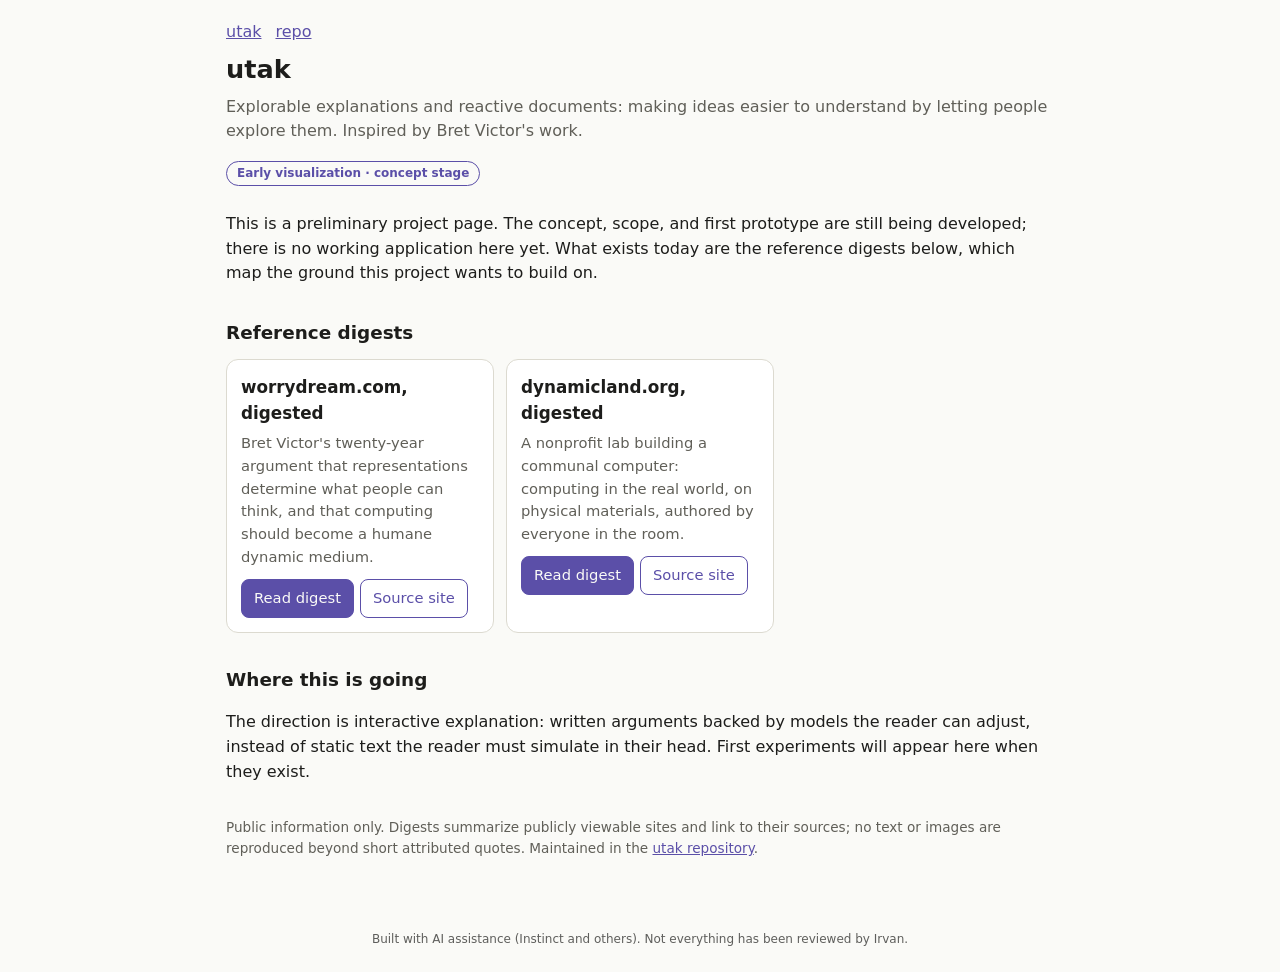
<file: index.html>
<!doctype html><html lang="en"><head><meta charset="utf-8"><meta name="viewport" content="width=device-width,initial-scale=1">
<title>utak</title><link rel="stylesheet" href="style.css"></head><body><main>
<nav><a href="./">utak</a><a href="https://github.com/irvan-putra/utak">repo</a></nav>
<h1>utak</h1>
<p class="lead">Explorable explanations and reactive documents: making ideas easier to understand by letting people explore them. Inspired by Bret Victor's work.</p>
<span class="badge">Early visualization &middot; concept stage</span>
<p>This is a preliminary project page. The concept, scope, and first prototype are still being developed; there is no working application here yet. What exists today are the reference digests below, which map the ground this project wants to build on.</p>
<h2>Reference digests</h2>
<div class="grid">
<div class="card"><h3>worrydream.com, digested</h3><p>Bret Victor's twenty-year argument that representations determine what people can think, and that computing should become a humane dynamic medium.</p><div><a class="btn main" href="worrydream.html">Read digest</a><a class="btn" href="https://worrydream.com/">Source site</a></div></div>
<div class="card"><h3>dynamicland.org, digested</h3><p>A nonprofit lab building a communal computer: computing in the real world, on physical materials, authored by everyone in the room.</p><div><a class="btn main" href="dynamicland.html">Read digest</a><a class="btn" href="https://dynamicland.org/">Source site</a></div></div>
</div>
<h2>Where this is going</h2>
<p>The direction is interactive explanation: written arguments backed by models the reader can adjust, instead of static text the reader must simulate in their head. First experiments will appear here when they exist.</p>
<footer>Public information only. Digests summarize publicly viewable sites and link to their sources; no text or images are reproduced beyond short attributed quotes. Maintained in the <a href="https://github.com/irvan-putra/utak">utak repository</a>.</footer>
</main><p class="ai-note" style="text-align:center;font:12px/1.4 system-ui,sans-serif;opacity:.7;margin:24px 12px">Built with AI assistance (Instinct and others). Not everything has been reviewed by Irvan.</p>
</body></html>
</file>
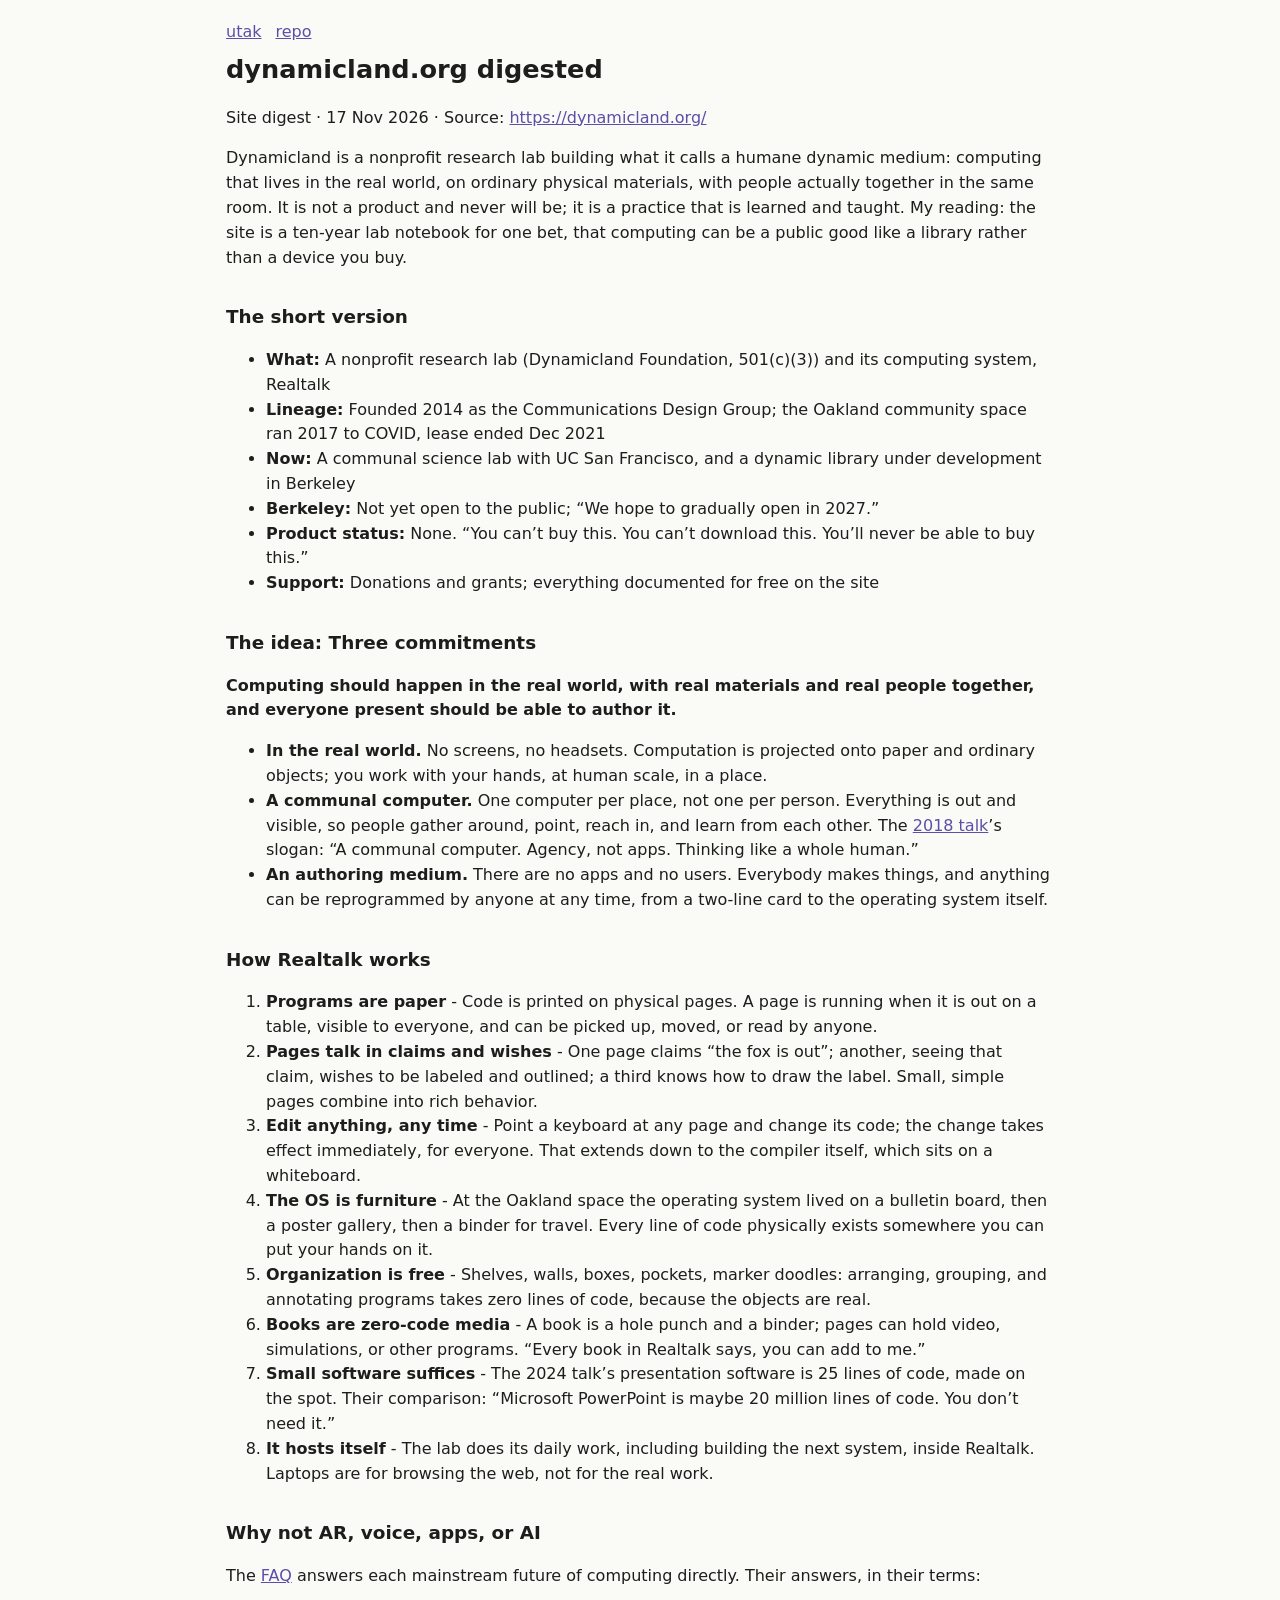
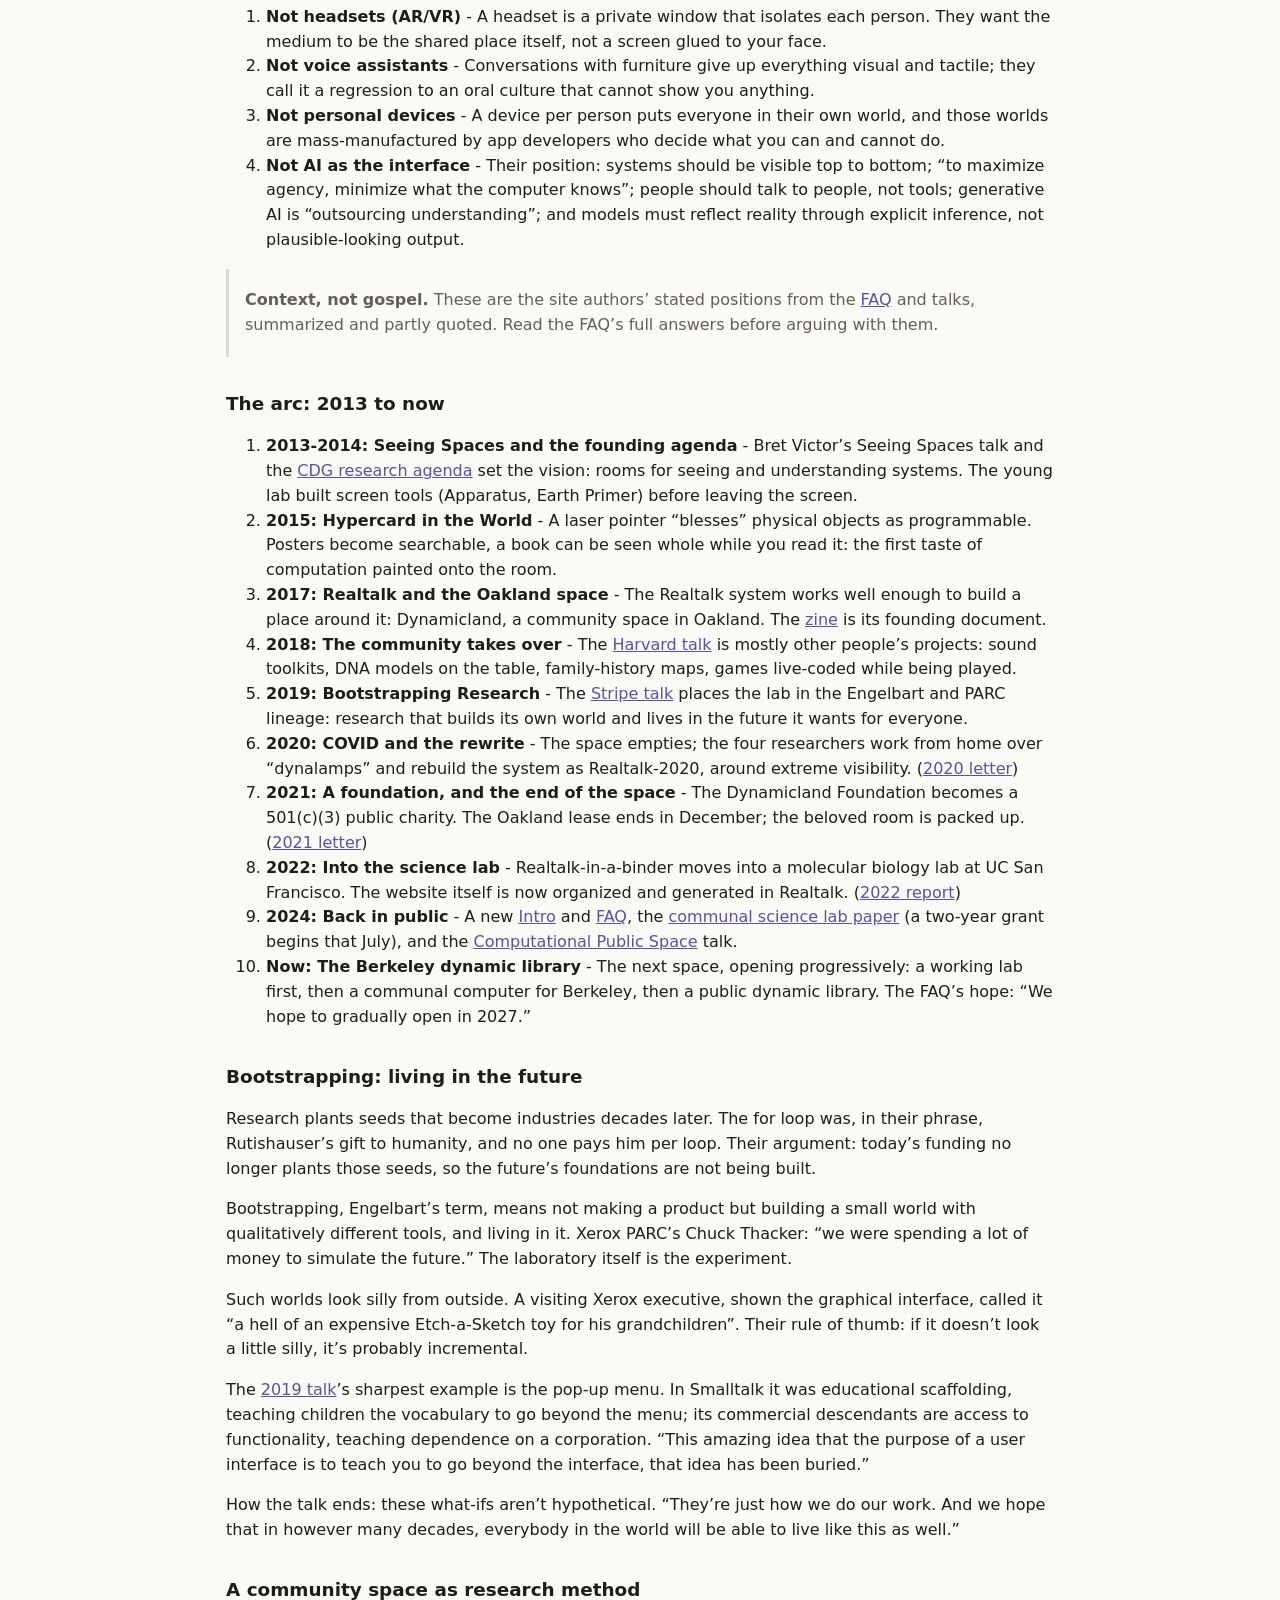
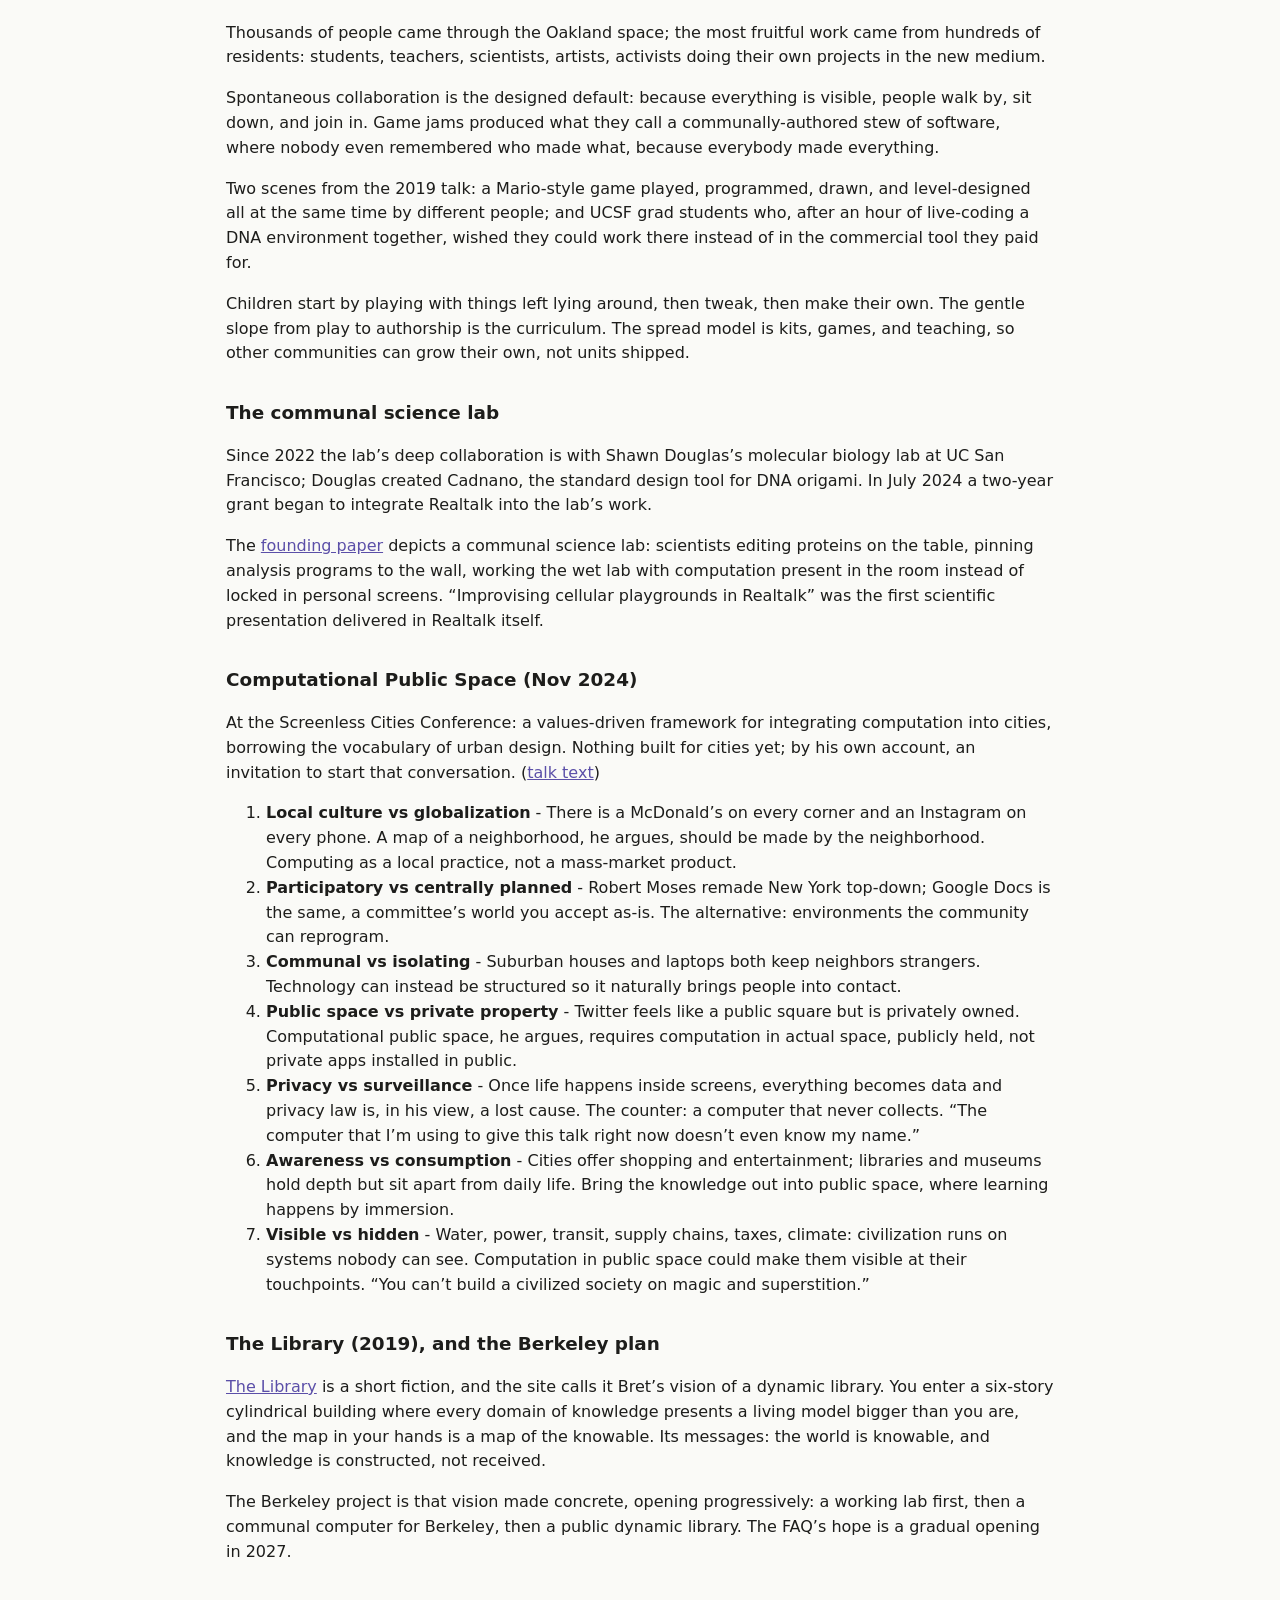
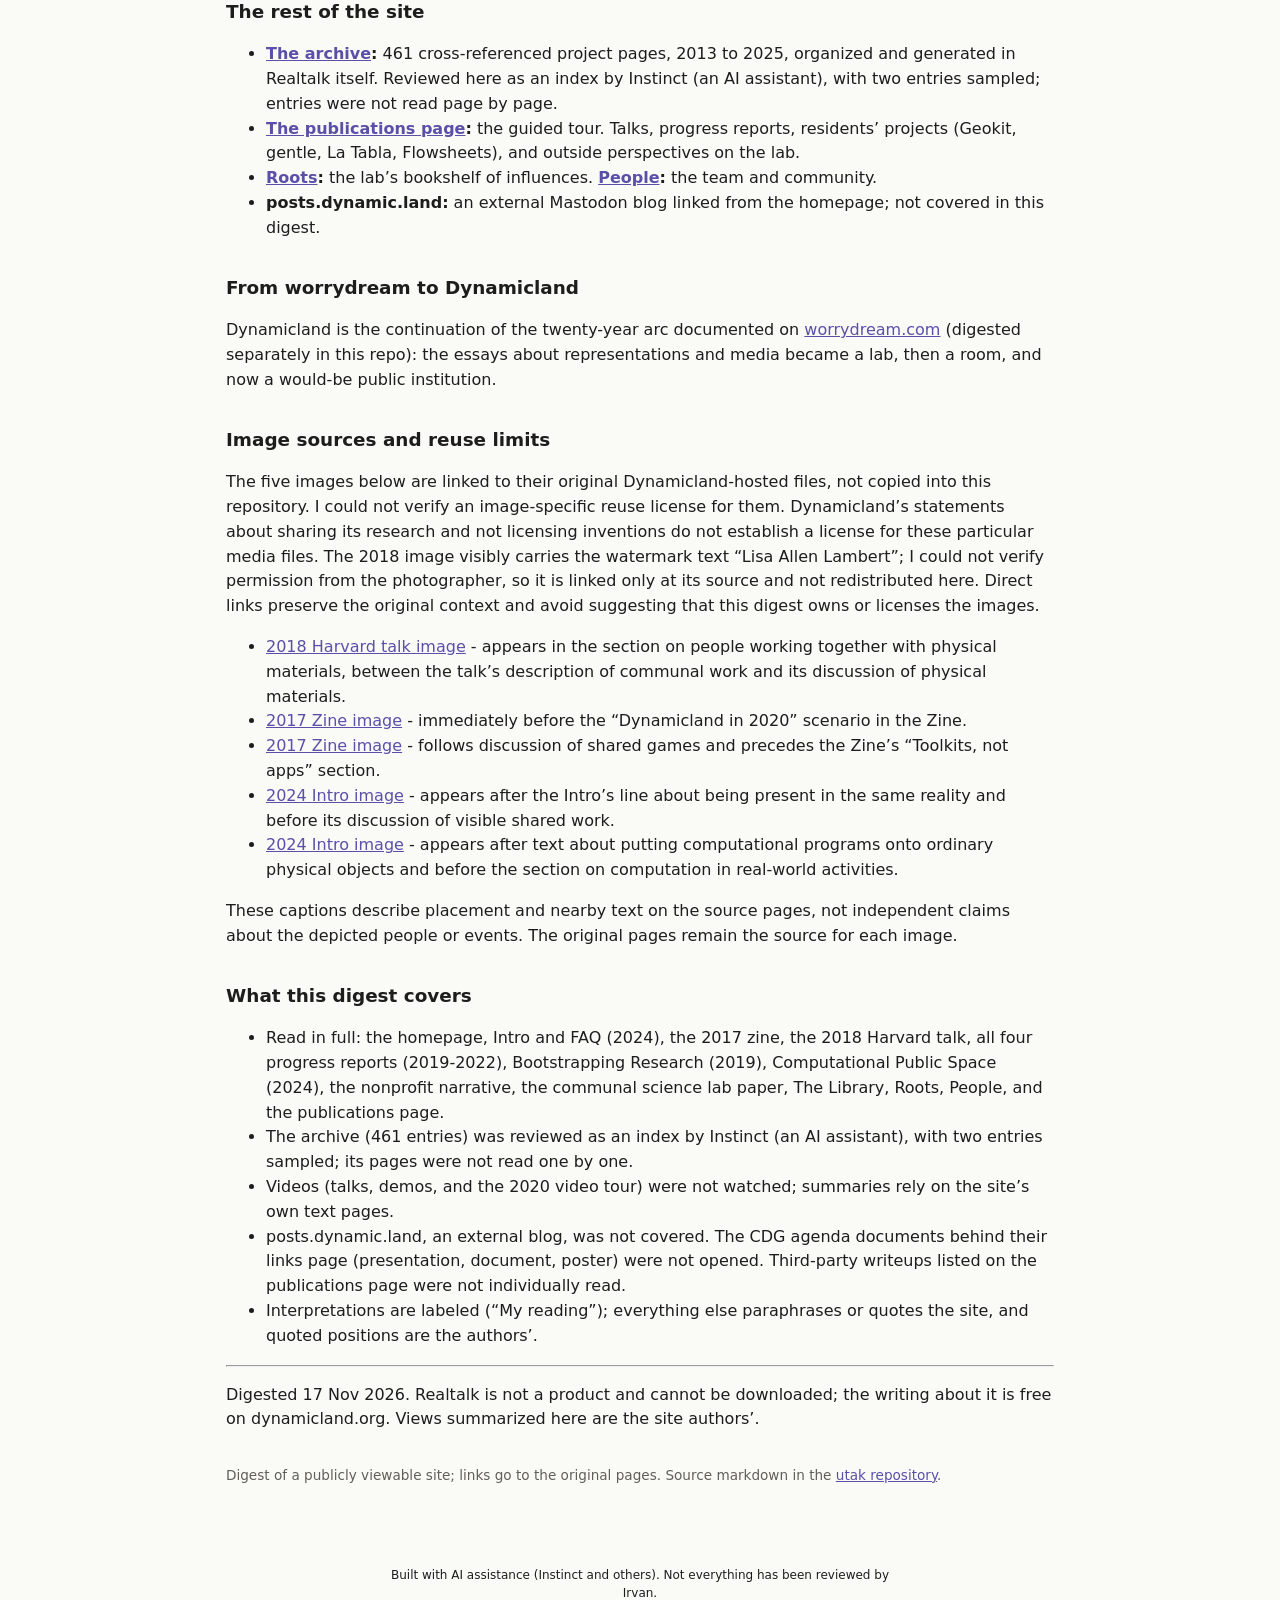
<file: dynamicland.html>
<!doctype html><html lang="en"><head><meta charset="utf-8"><meta name="viewport" content="width=device-width,initial-scale=1">
<title>dynamicland.org digested - utak</title><link rel="stylesheet" href="style.css"></head><body><main>
<nav><a href="./">utak</a><a href="https://github.com/irvan-putra/utak">repo</a></nav>
<h1 id="dynamicland.org-digested">dynamicland.org digested</h1>
<p>Site digest · 17 Nov 2026 · Source: <a href="https://dynamicland.org/" class="uri">https://dynamicland.org/</a></p>
<p>Dynamicland is a nonprofit research lab building what it calls a humane dynamic medium: computing that lives in the real world, on ordinary physical materials, with people actually together in the same room. It is not a product and never will be; it is a practice that is learned and taught. My reading: the site is a ten-year lab notebook for one bet, that computing can be a public good like a library rather than a device you buy.</p>
<h2 id="the-short-version">The short version</h2>
<ul>
<li><strong>What:</strong> A nonprofit research lab (Dynamicland Foundation, 501(c)(3)) and its computing system, Realtalk</li>
<li><strong>Lineage:</strong> Founded 2014 as the Communications Design Group; the Oakland community space ran 2017 to COVID, lease ended Dec 2021</li>
<li><strong>Now:</strong> A communal science lab with UC San Francisco, and a dynamic library under development in Berkeley</li>
<li><strong>Berkeley:</strong> Not yet open to the public; “We hope to gradually open in 2027.”</li>
<li><strong>Product status:</strong> None. “You can’t buy this. You can’t download this. You’ll never be able to buy this.”</li>
<li><strong>Support:</strong> Donations and grants; everything documented for free on the site</li>
</ul>
<h2 id="the-idea-three-commitments">The idea: Three commitments</h2>
<p><strong>Computing should happen in the real world, with real materials and real people together, and everyone present should be able to author it.</strong></p>
<ul>
<li><strong>In the real world.</strong> No screens, no headsets. Computation is projected onto paper and ordinary objects; you work with your hands, at human scale, in a place.</li>
<li><strong>A communal computer.</strong> One computer per place, not one per person. Everything is out and visible, so people gather around, point, reach in, and learn from each other. The <a href="https://dynamicland.org/2018/Dynamicland/">2018 talk</a>’s slogan: “A communal computer. Agency, not apps. Thinking like a whole human.”</li>
<li><strong>An authoring medium.</strong> There are no apps and no users. Everybody makes things, and anything can be reprogrammed by anyone at any time, from a two-line card to the operating system itself.</li>
</ul>
<h2 id="how-realtalk-works">How Realtalk works</h2>
<ol type="1">
<li><strong>Programs are paper</strong> - Code is printed on physical pages. A page is running when it is out on a table, visible to everyone, and can be picked up, moved, or read by anyone.</li>
<li><strong>Pages talk in claims and wishes</strong> - One page claims “the fox is out”; another, seeing that claim, wishes to be labeled and outlined; a third knows how to draw the label. Small, simple pages combine into rich behavior.</li>
<li><strong>Edit anything, any time</strong> - Point a keyboard at any page and change its code; the change takes effect immediately, for everyone. That extends down to the compiler itself, which sits on a whiteboard.</li>
<li><strong>The OS is furniture</strong> - At the Oakland space the operating system lived on a bulletin board, then a poster gallery, then a binder for travel. Every line of code physically exists somewhere you can put your hands on it.</li>
<li><strong>Organization is free</strong> - Shelves, walls, boxes, pockets, marker doodles: arranging, grouping, and annotating programs takes zero lines of code, because the objects are real.</li>
<li><strong>Books are zero-code media</strong> - A book is a hole punch and a binder; pages can hold video, simulations, or other programs. “Every book in Realtalk says, you can add to me.”</li>
<li><strong>Small software suffices</strong> - The 2024 talk’s presentation software is 25 lines of code, made on the spot. Their comparison: “Microsoft PowerPoint is maybe 20 million lines of code. You don’t need it.”</li>
<li><strong>It hosts itself</strong> - The lab does its daily work, including building the next system, inside Realtalk. Laptops are for browsing the web, not for the real work.</li>
</ol>
<h2 id="why-not-ar-voice-apps-or-ai">Why not AR, voice, apps, or AI</h2>
<p>The <a href="https://dynamicland.org/2024/FAQ/">FAQ</a> answers each mainstream future of computing directly. Their answers, in their terms:</p>
<ol type="1">
<li><strong>Not headsets (AR/VR)</strong> - A headset is a private window that isolates each person. They want the medium to be the shared place itself, not a screen glued to your face.</li>
<li><strong>Not voice assistants</strong> - Conversations with furniture give up everything visual and tactile; they call it a regression to an oral culture that cannot show you anything.</li>
<li><strong>Not personal devices</strong> - A device per person puts everyone in their own world, and those worlds are mass-manufactured by app developers who decide what you can and cannot do.</li>
<li><strong>Not AI as the interface</strong> - Their position: systems should be visible top to bottom; “to maximize agency, minimize what the computer knows”; people should talk to people, not tools; generative AI is “outsourcing understanding”; and models must reflect reality through explicit inference, not plausible-looking output.</li>
</ol>
<blockquote>
<p><strong>Context, not gospel.</strong> These are the site authors’ stated positions from the <a href="https://dynamicland.org/2024/FAQ/#What_is_Realtalks_relationship_to_AI">FAQ</a> and talks, summarized and partly quoted. Read the FAQ’s full answers before arguing with them.</p>
</blockquote>
<h2 id="the-arc-2013-to-now">The arc: 2013 to now</h2>
<ol type="1">
<li><strong>2013-2014: Seeing Spaces and the founding agenda</strong> - Bret Victor’s Seeing Spaces talk and the <a href="https://dynamicland.org/2014/CDG_research_agendas/">CDG research agenda</a> set the vision: rooms for seeing and understanding systems. The young lab built screen tools (Apparatus, Earth Primer) before leaving the screen.</li>
<li><strong>2015: Hypercard in the World</strong> - A laser pointer “blesses” physical objects as programmable. Posters become searchable, a book can be seen whole while you read it: the first taste of computation painted onto the room.</li>
<li><strong>2017: Realtalk and the Oakland space</strong> - The Realtalk system works well enough to build a place around it: Dynamicland, a community space in Oakland. The <a href="https://dynamicland.org/2017/Zine/">zine</a> is its founding document.</li>
<li><strong>2018: The community takes over</strong> - The <a href="https://dynamicland.org/2018/Dynamicland/">Harvard talk</a> is mostly other people’s projects: sound toolkits, DNA models on the table, family-history maps, games live-coded while being played.</li>
<li><strong>2019: Bootstrapping Research</strong> - The <a href="https://dynamicland.org/2019/Bootstrapping_Research/">Stripe talk</a> places the lab in the Engelbart and PARC lineage: research that builds its own world and lives in the future it wants for everyone.</li>
<li><strong>2020: COVID and the rewrite</strong> - The space empties; the four researchers work from home over “dynalamps” and rebuild the system as Realtalk-2020, around extreme visibility. (<a href="https://dynamicland.org/2020/Progress_report/">2020 letter</a>)</li>
<li><strong>2021: A foundation, and the end of the space</strong> - The Dynamicland Foundation becomes a 501(c)(3) public charity. The Oakland lease ends in December; the beloved room is packed up. (<a href="https://dynamicland.org/2021/Progress_report/">2021 letter</a>)</li>
<li><strong>2022: Into the science lab</strong> - Realtalk-in-a-binder moves into a molecular biology lab at UC San Francisco. The website itself is now organized and generated in Realtalk. (<a href="https://dynamicland.org/2022/Progress_report/">2022 report</a>)</li>
<li><strong>2024: Back in public</strong> - A new <a href="https://dynamicland.org/2024/Intro/">Intro</a> and <a href="https://dynamicland.org/2024/FAQ/">FAQ</a>, the <a href="https://dynamicland.org/2024/The_communal_science_lab.pdf">communal science lab paper</a> (a two-year grant begins that July), and the <a href="https://dynamicland.org/2024/Computational_Public_Space/">Computational Public Space</a> talk.</li>
<li><strong>Now: The Berkeley dynamic library</strong> - The next space, opening progressively: a working lab first, then a communal computer for Berkeley, then a public dynamic library. The FAQ’s hope: “We hope to gradually open in 2027.”</li>
</ol>
<h2 id="bootstrapping-living-in-the-future">Bootstrapping: living in the future</h2>
<p>Research plants seeds that become industries decades later. The for loop was, in their phrase, Rutishauser’s gift to humanity, and no one pays him per loop. Their argument: today’s funding no longer plants those seeds, so the future’s foundations are not being built.</p>
<p>Bootstrapping, Engelbart’s term, means not making a product but building a small world with qualitatively different tools, and living in it. Xerox PARC’s Chuck Thacker: “we were spending a lot of money to simulate the future.” The laboratory itself is the experiment.</p>
<p>Such worlds look silly from outside. A visiting Xerox executive, shown the graphical interface, called it “a hell of an expensive Etch-a-Sketch toy for his grandchildren”. Their rule of thumb: if it doesn’t look a little silly, it’s probably incremental.</p>
<p>The <a href="https://dynamicland.org/2019/Bootstrapping_Research/">2019 talk</a>’s sharpest example is the pop-up menu. In Smalltalk it was educational scaffolding, teaching children the vocabulary to go beyond the menu; its commercial descendants are access to functionality, teaching dependence on a corporation. “This amazing idea that the purpose of a user interface is to teach you to go beyond the interface, that idea has been buried.”</p>
<p>How the talk ends: these what-ifs aren’t hypothetical. “They’re just how we do our work. And we hope that in however many decades, everybody in the world will be able to live like this as well.”</p>
<h2 id="a-community-space-as-research-method">A community space as research method</h2>
<p>Thousands of people came through the Oakland space; the most fruitful work came from hundreds of residents: students, teachers, scientists, artists, activists doing their own projects in the new medium.</p>
<p>Spontaneous collaboration is the designed default: because everything is visible, people walk by, sit down, and join in. Game jams produced what they call a communally-authored stew of software, where nobody even remembered who made what, because everybody made everything.</p>
<p>Two scenes from the 2019 talk: a Mario-style game played, programmed, drawn, and level-designed all at the same time by different people; and UCSF grad students who, after an hour of live-coding a DNA environment together, wished they could work there instead of in the commercial tool they paid for.</p>
<p>Children start by playing with things left lying around, then tweak, then make their own. The gentle slope from play to authorship is the curriculum. The spread model is kits, games, and teaching, so other communities can grow their own, not units shipped.</p>
<h2 id="the-communal-science-lab">The communal science lab</h2>
<p>Since 2022 the lab’s deep collaboration is with Shawn Douglas’s molecular biology lab at UC San Francisco; Douglas created Cadnano, the standard design tool for DNA origami. In July 2024 a two-year grant began to integrate Realtalk into the lab’s work.</p>
<p>The <a href="https://dynamicland.org/2024/The_communal_science_lab.pdf">founding paper</a> depicts a communal science lab: scientists editing proteins on the table, pinning analysis programs to the wall, working the wet lab with computation present in the room instead of locked in personal screens. “Improvising cellular playgrounds in Realtalk” was the first scientific presentation delivered in Realtalk itself.</p>
<h2 id="computational-public-space-nov-2024">Computational Public Space (Nov 2024)</h2>
<p>At the Screenless Cities Conference: a values-driven framework for integrating computation into cities, borrowing the vocabulary of urban design. Nothing built for cities yet; by his own account, an invitation to start that conversation. (<a href="https://dynamicland.org/2024/Computational_Public_Space/">talk text</a>)</p>
<ol type="1">
<li><strong>Local culture vs globalization</strong> - There is a McDonald’s on every corner and an Instagram on every phone. A map of a neighborhood, he argues, should be made by the neighborhood. Computing as a local practice, not a mass-market product.</li>
<li><strong>Participatory vs centrally planned</strong> - Robert Moses remade New York top-down; Google Docs is the same, a committee’s world you accept as-is. The alternative: environments the community can reprogram.</li>
<li><strong>Communal vs isolating</strong> - Suburban houses and laptops both keep neighbors strangers. Technology can instead be structured so it naturally brings people into contact.</li>
<li><strong>Public space vs private property</strong> - Twitter feels like a public square but is privately owned. Computational public space, he argues, requires computation in actual space, publicly held, not private apps installed in public.</li>
<li><strong>Privacy vs surveillance</strong> - Once life happens inside screens, everything becomes data and privacy law is, in his view, a lost cause. The counter: a computer that never collects. “The computer that I’m using to give this talk right now doesn’t even know my name.”</li>
<li><strong>Awareness vs consumption</strong> - Cities offer shopping and entertainment; libraries and museums hold depth but sit apart from daily life. Bring the knowledge out into public space, where learning happens by immersion.</li>
<li><strong>Visible vs hidden</strong> - Water, power, transit, supply chains, taxes, climate: civilization runs on systems nobody can see. Computation in public space could make them visible at their touchpoints. “You can’t build a civilized society on magic and superstition.”</li>
</ol>
<h2 id="the-library-2019-and-the-berkeley-plan">The Library (2019), and the Berkeley plan</h2>
<p><a href="https://dynamicland.org/2019/The_Library.pdf">The Library</a> is a short fiction, and the site calls it Bret’s vision of a dynamic library. You enter a six-story cylindrical building where every domain of knowledge presents a living model bigger than you are, and the map in your hands is a map of the knowable. Its messages: the world is knowable, and knowledge is constructed, not received.</p>
<p>The Berkeley project is that vision made concrete, opening progressively: a working lab first, then a communal computer for Berkeley, then a public dynamic library. The FAQ’s hope is a gradual opening in 2027.</p>
<h2 id="the-rest-of-the-site">The rest of the site</h2>
<ul>
<li><strong><a href="https://dynamicland.org/archive/">The archive</a>:</strong> 461 cross-referenced project pages, 2013 to 2025, organized and generated in Realtalk itself. Reviewed here as an index by Instinct (an AI assistant), with two entries sampled; entries were not read page by page.</li>
<li><strong><a href="https://dynamicland.org/publications/">The publications page</a>:</strong> the guided tour. Talks, progress reports, residents’ projects (Geokit, gentle, La Tabla, Flowsheets), and outside perspectives on the lab.</li>
<li><strong><a href="https://dynamicland.org/2024/Roots/">Roots</a>:</strong> the lab’s bookshelf of influences. <strong><a href="https://dynamicland.org/2023/People/">People</a>:</strong> the team and community.</li>
<li><strong>posts.dynamic.land:</strong> an external Mastodon blog linked from the homepage; not covered in this digest.</li>
</ul>
<h2 id="from-worrydream-to-dynamicland">From worrydream to Dynamicland</h2>
<p>Dynamicland is the continuation of the twenty-year arc documented on <a href="https://worrydream.com/">worrydream.com</a> (digested separately in this repo): the essays about representations and media became a lab, then a room, and now a would-be public institution.</p>
<h2 id="image-sources-and-reuse-limits">Image sources and reuse limits</h2>
<p>The five images below are linked to their original Dynamicland-hosted files, not copied into this repository. I could not verify an image-specific reuse license for them. Dynamicland’s statements about sharing its research and not licensing inventions do not establish a license for these particular media files. The 2018 image visibly carries the watermark text “Lisa Allen Lambert”; I could not verify permission from the photographer, so it is linked only at its source and not redistributed here. Direct links preserve the original context and avoid suggesting that this digest owns or licenses the images.</p>
<ul>
<li><a href="https://dynamicland.org/2018/Dynamicland/thumbnail-0261.jpg">2018 Harvard talk image</a> - appears in the section on people working together with physical materials, between the talk’s description of communal work and its discussion of physical materials.</li>
<li><a href="https://dynamicland.org/2017/Zine/60dcb1a689e8612ae7fa70bea2e3f6a4.jpg">2017 Zine image</a> - immediately before the “Dynamicland in 2020” scenario in the Zine.</li>
<li><a href="https://dynamicland.org/2017/Zine/d6fa5af68b19b650f5435f2c7829abe4.jpg">2017 Zine image</a> - follows discussion of shared games and precedes the Zine’s “Toolkits, not apps” section.</li>
<li><a href="https://dynamicland.org/2024/Intro/thumbnail-0099.jpg">2024 Intro image</a> - appears after the Intro’s line about being present in the same reality and before its discussion of visible shared work.</li>
<li><a href="https://dynamicland.org/2024/Intro/thumbnail-0034.jpg">2024 Intro image</a> - appears after text about putting computational programs onto ordinary physical objects and before the section on computation in real-world activities.</li>
</ul>
<p>These captions describe placement and nearby text on the source pages, not independent claims about the depicted people or events. The original pages remain the source for each image.</p>
<h2 id="what-this-digest-covers">What this digest covers</h2>
<ul>
<li>Read in full: the homepage, Intro and FAQ (2024), the 2017 zine, the 2018 Harvard talk, all four progress reports (2019-2022), Bootstrapping Research (2019), Computational Public Space (2024), the nonprofit narrative, the communal science lab paper, The Library, Roots, People, and the publications page.</li>
<li>The archive (461 entries) was reviewed as an index by Instinct (an AI assistant), with two entries sampled; its pages were not read one by one.</li>
<li>Videos (talks, demos, and the 2020 video tour) were not watched; summaries rely on the site’s own text pages.</li>
<li>posts.dynamic.land, an external blog, was not covered. The CDG agenda documents behind their links page (presentation, document, poster) were not opened. Third-party writeups listed on the publications page were not individually read.</li>
<li>Interpretations are labeled (“My reading”); everything else paraphrases or quotes the site, and quoted positions are the authors’.</li>
</ul>
<hr />
<p>Digested 17 Nov 2026. Realtalk is not a product and cannot be downloaded; the writing about it is free on dynamicland.org. Views summarized here are the site authors’.</p>

<footer>Digest of a publicly viewable site; links go to the original pages. Source markdown in the <a href="https://github.com/irvan-putra/utak">utak repository</a>.</footer>
</main><p class="ai-disclosure" style="font:12px/1.5 system-ui,sans-serif;text-align:center;padding:12px 16px;margin:20px auto;max-width:70ch">Built with AI assistance (Instinct and others). Not everything has been reviewed by Irvan.</p>
</body></html>
</file>
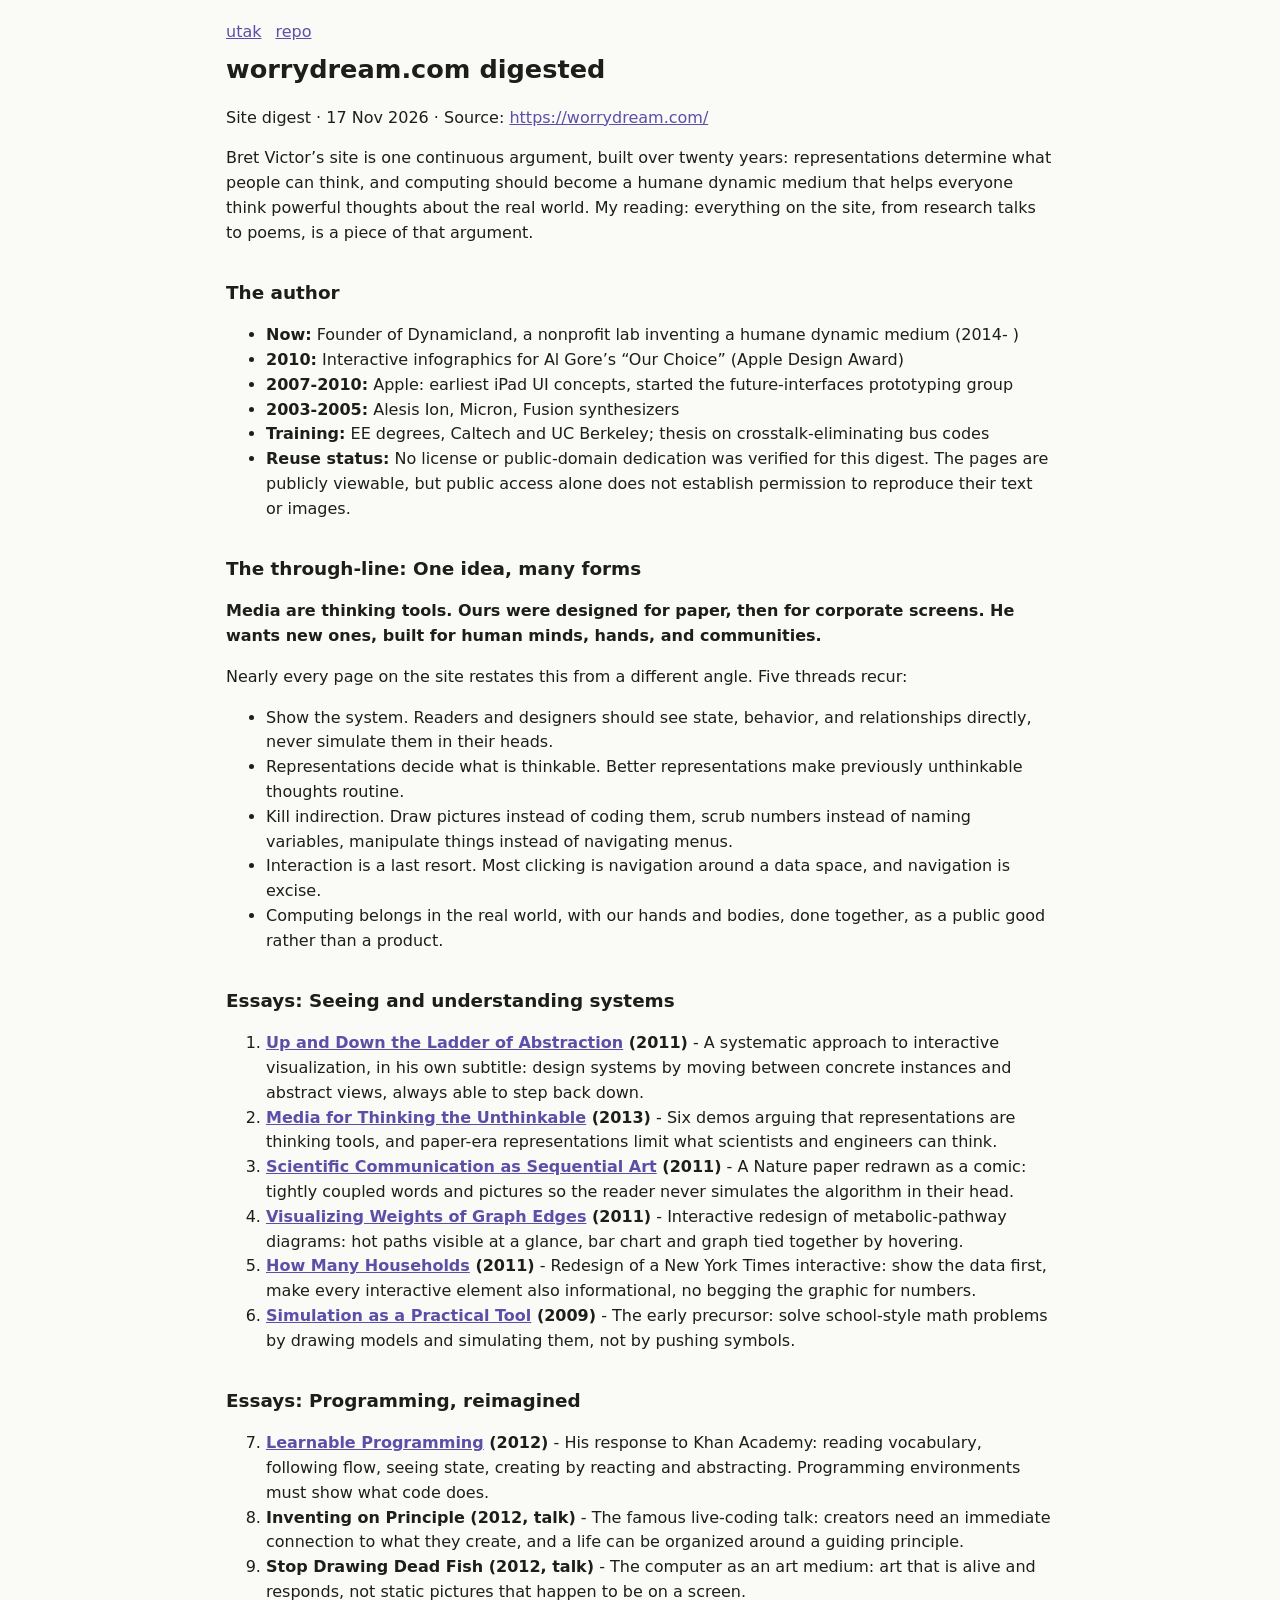
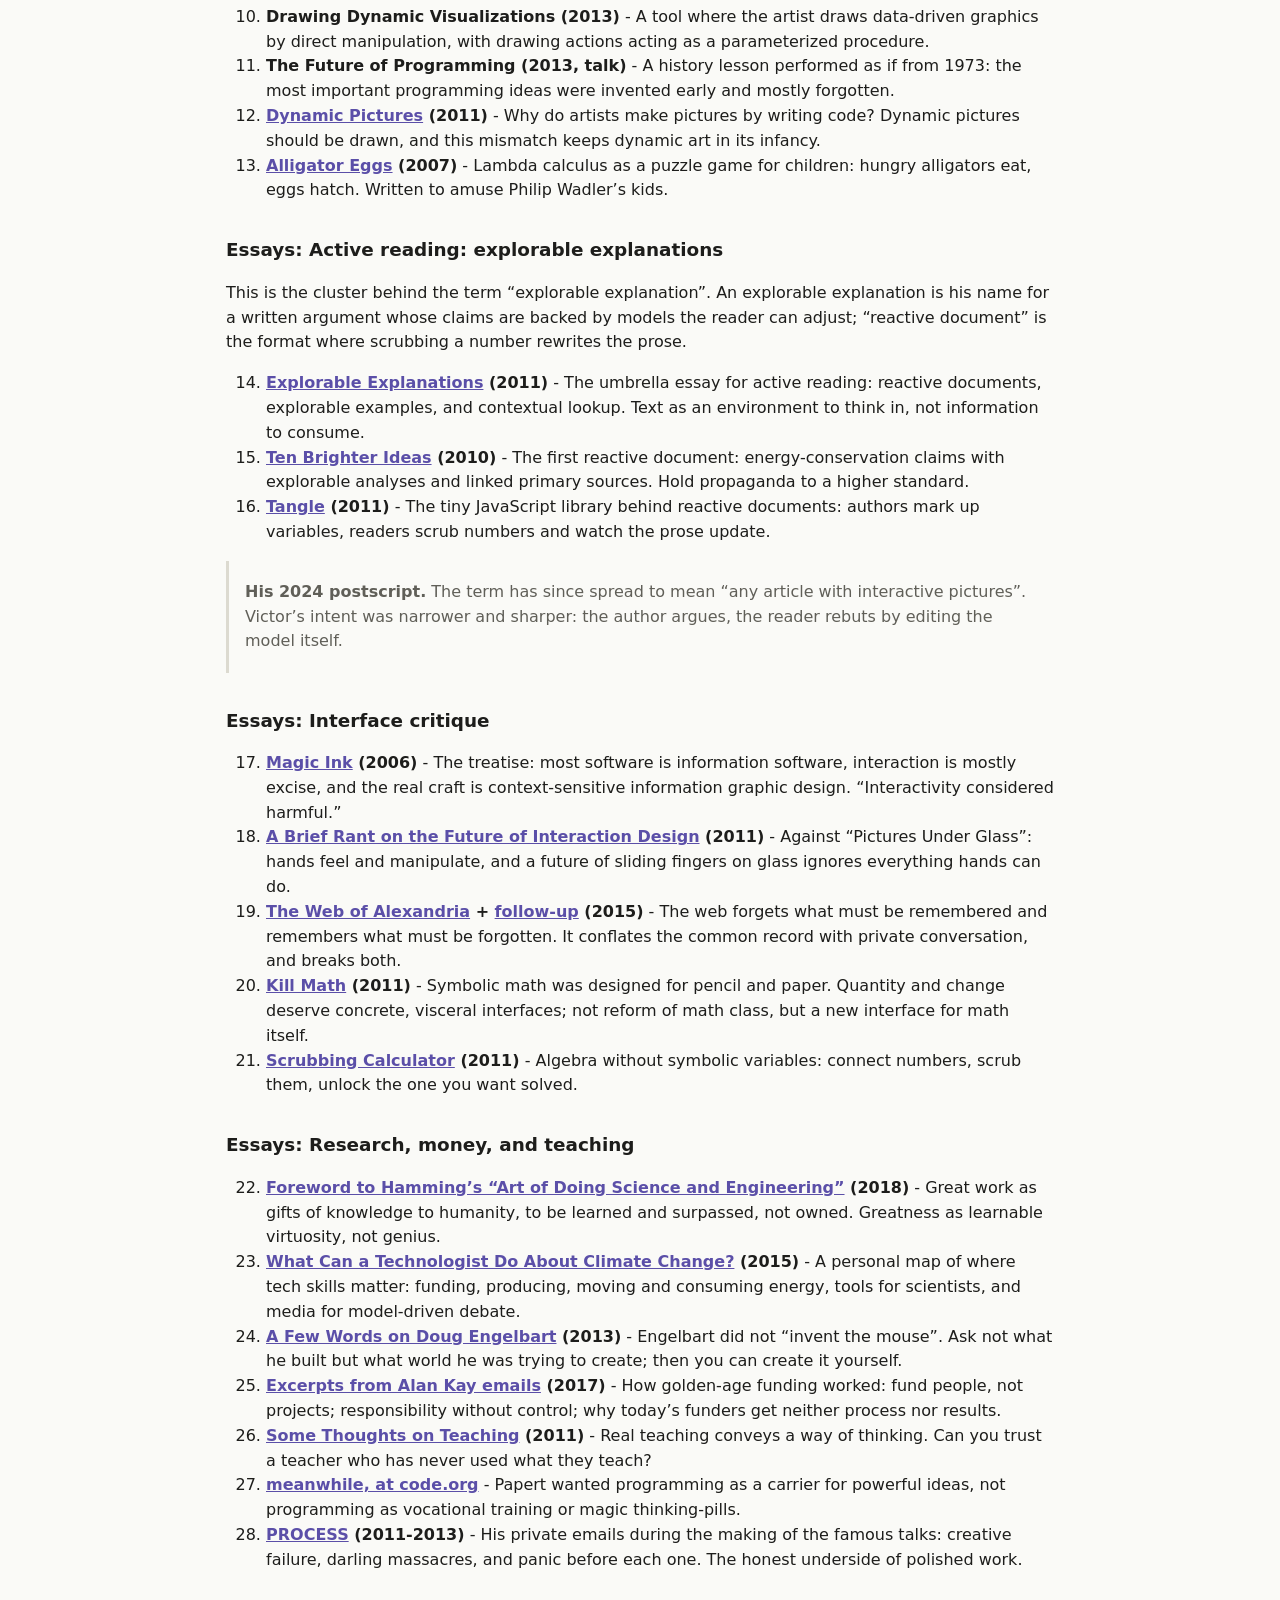
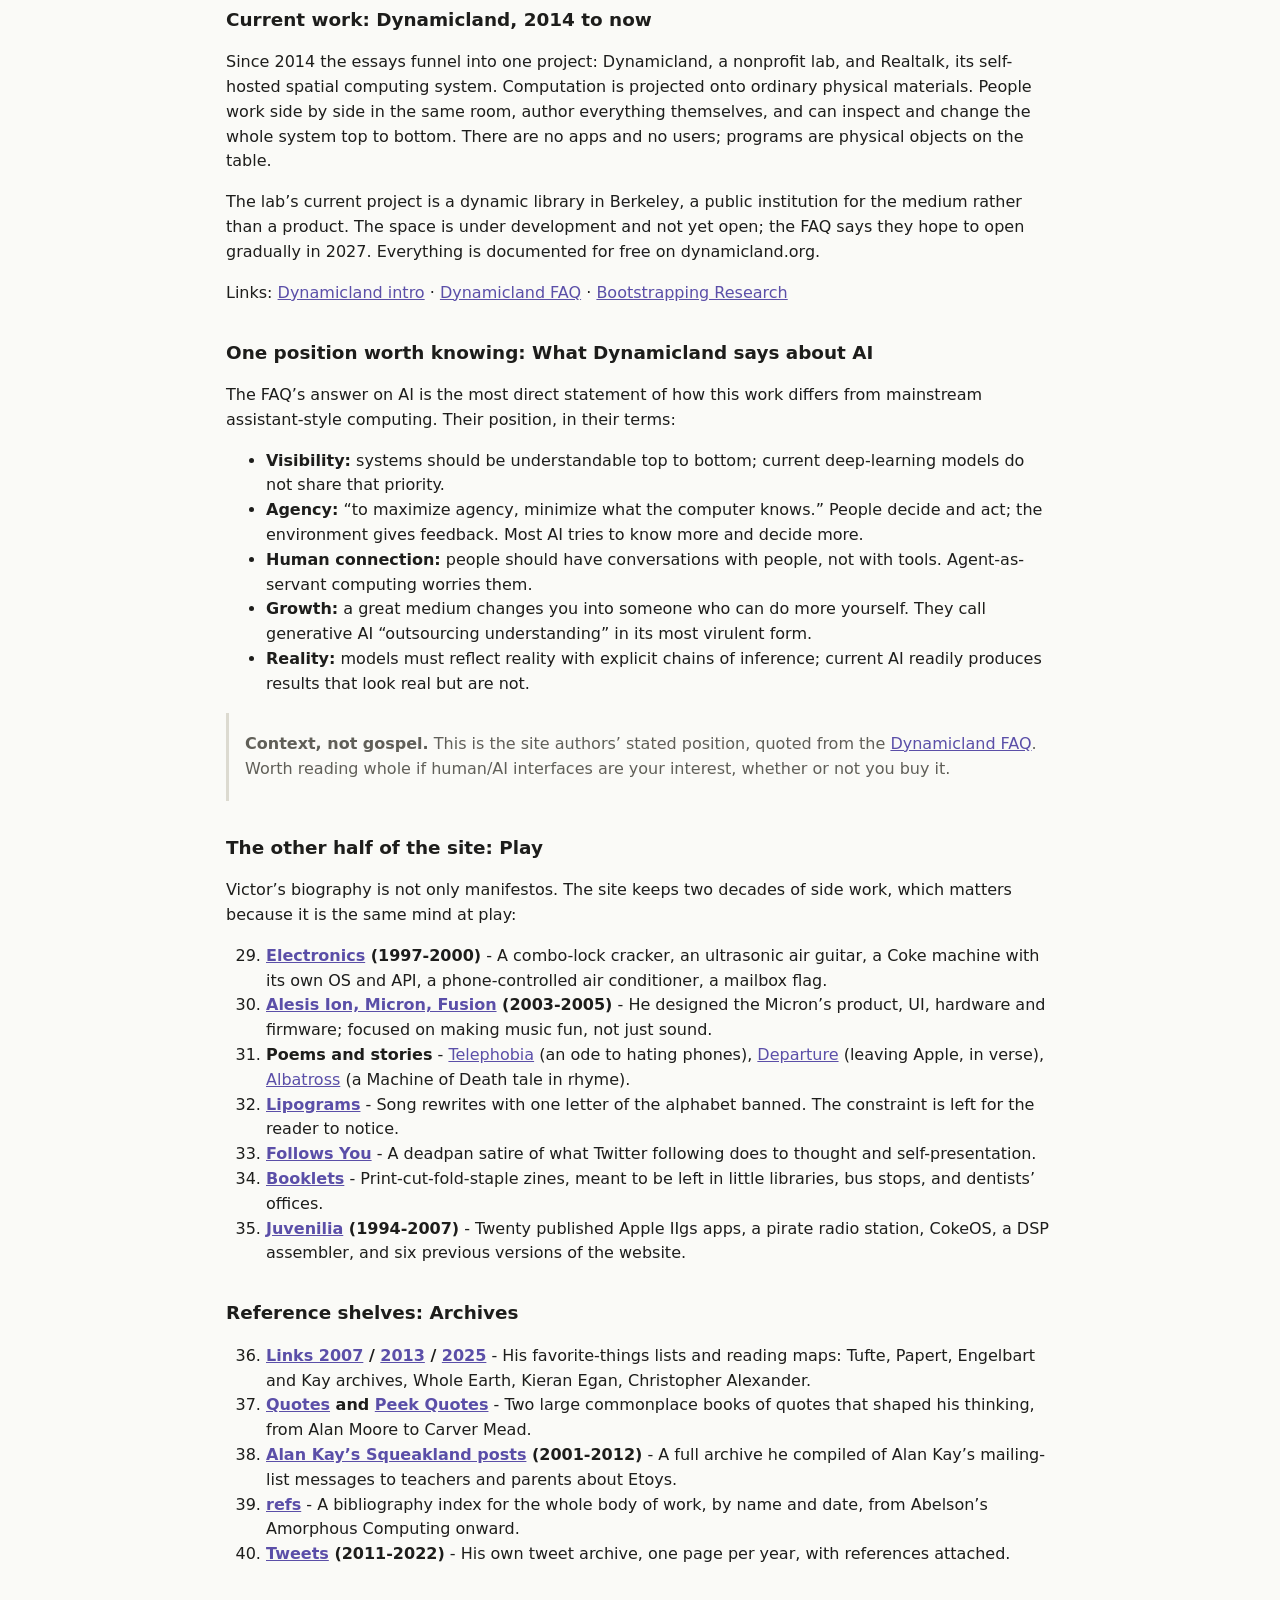
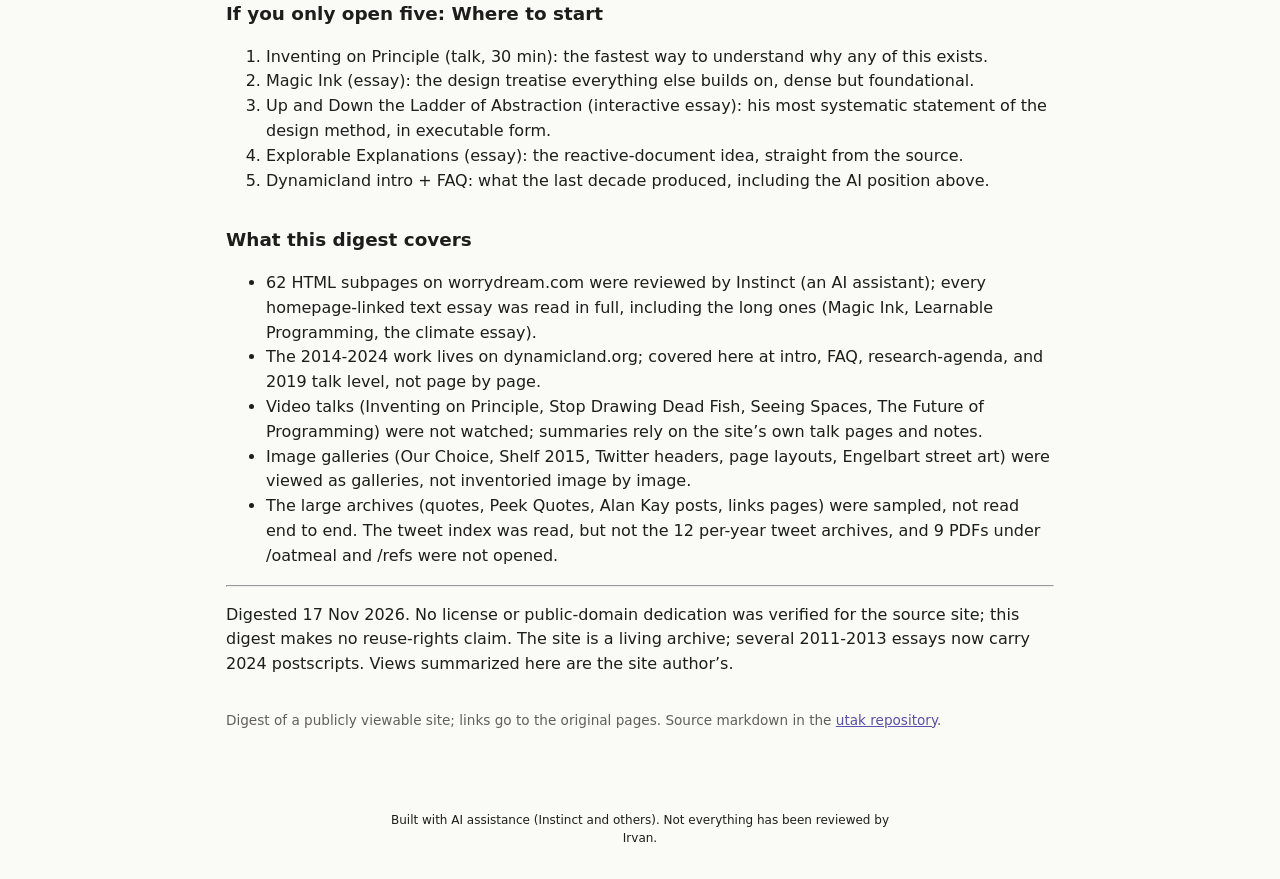
<file: worrydream.html>
<!doctype html><html lang="en"><head><meta charset="utf-8"><meta name="viewport" content="width=device-width,initial-scale=1">
<title>worrydream.com digested - utak</title><link rel="stylesheet" href="style.css"></head><body><main>
<nav><a href="./">utak</a><a href="https://github.com/irvan-putra/utak">repo</a></nav>
<h1 id="worrydream.com-digested">worrydream.com digested</h1>
<p>Site digest · 17 Nov 2026 · Source: <a href="https://worrydream.com/" class="uri">https://worrydream.com/</a></p>
<p>Bret Victor’s site is one continuous argument, built over twenty years: representations determine what people can think, and computing should become a humane dynamic medium that helps everyone think powerful thoughts about the real world. My reading: everything on the site, from research talks to poems, is a piece of that argument.</p>
<h2 id="the-author">The author</h2>
<ul>
<li><strong>Now:</strong> Founder of Dynamicland, a nonprofit lab inventing a humane dynamic medium (2014- )</li>
<li><strong>2010:</strong> Interactive infographics for Al Gore’s “Our Choice” (Apple Design Award)</li>
<li><strong>2007-2010:</strong> Apple: earliest iPad UI concepts, started the future-interfaces prototyping group</li>
<li><strong>2003-2005:</strong> Alesis Ion, Micron, Fusion synthesizers</li>
<li><strong>Training:</strong> EE degrees, Caltech and UC Berkeley; thesis on crosstalk-eliminating bus codes</li>
<li><strong>Reuse status:</strong> No license or public-domain dedication was verified for this digest. The pages are publicly viewable, but public access alone does not establish permission to reproduce their text or images.</li>
</ul>
<h2 id="the-through-line-one-idea-many-forms">The through-line: One idea, many forms</h2>
<p><strong>Media are thinking tools. Ours were designed for paper, then for corporate screens. He wants new ones, built for human minds, hands, and communities.</strong></p>
<p>Nearly every page on the site restates this from a different angle. Five threads recur:</p>
<ul>
<li>Show the system. Readers and designers should see state, behavior, and relationships directly, never simulate them in their heads.</li>
<li>Representations decide what is thinkable. Better representations make previously unthinkable thoughts routine.</li>
<li>Kill indirection. Draw pictures instead of coding them, scrub numbers instead of naming variables, manipulate things instead of navigating menus.</li>
<li>Interaction is a last resort. Most clicking is navigation around a data space, and navigation is excise.</li>
<li>Computing belongs in the real world, with our hands and bodies, done together, as a public good rather than a product.</li>
</ul>
<h2 id="essays-seeing-and-understanding-systems">Essays: Seeing and understanding systems</h2>
<ol type="1">
<li><strong><a href="https://worrydream.com/LadderOfAbstraction/">Up and Down the Ladder of Abstraction</a> (2011)</strong> - A systematic approach to interactive visualization, in his own subtitle: design systems by moving between concrete instances and abstract views, always able to step back down.</li>
<li><strong><a href="https://worrydream.com/MediaForThinkingTheUnthinkable/">Media for Thinking the Unthinkable</a> (2013)</strong> - Six demos arguing that representations are thinking tools, and paper-era representations limit what scientists and engineers can think.</li>
<li><strong><a href="https://worrydream.com/ScientificCommunicationAsSequentialArt/">Scientific Communication as Sequential Art</a> (2011)</strong> - A Nature paper redrawn as a comic: tightly coupled words and pictures so the reader never simulates the algorithm in their head.</li>
<li><strong><a href="https://worrydream.com/VisualizingEdgeWeights/">Visualizing Weights of Graph Edges</a> (2011)</strong> - Interactive redesign of metabolic-pathway diagrams: hot paths visible at a glance, bar chart and graph tied together by hovering.</li>
<li><strong><a href="https://worrydream.com/HowManyHouseholds/">How Many Households</a> (2011)</strong> - Redesign of a New York Times interactive: show the data first, make every interactive element also informational, no begging the graphic for numbers.</li>
<li><strong><a href="https://worrydream.com/SimulationAsAPracticalTool/">Simulation as a Practical Tool</a> (2009)</strong> - The early precursor: solve school-style math problems by drawing models and simulating them, not by pushing symbols.</li>
</ol>
<h2 id="essays-programming-reimagined">Essays: Programming, reimagined</h2>
<ol start="7" type="1">
<li><strong><a href="https://worrydream.com/LearnableProgramming/">Learnable Programming</a> (2012)</strong> - His response to Khan Academy: reading vocabulary, following flow, seeing state, creating by reacting and abstracting. Programming environments must show what code does.</li>
<li><strong>Inventing on Principle (2012, talk)</strong> - The famous live-coding talk: creators need an immediate connection to what they create, and a life can be organized around a guiding principle.</li>
<li><strong>Stop Drawing Dead Fish (2012, talk)</strong> - The computer as an art medium: art that is alive and responds, not static pictures that happen to be on a screen.</li>
<li><strong>Drawing Dynamic Visualizations (2013)</strong> - A tool where the artist draws data-driven graphics by direct manipulation, with drawing actions acting as a parameterized procedure.</li>
<li><strong>The Future of Programming (2013, talk)</strong> - A history lesson performed as if from 1973: the most important programming ideas were invented early and mostly forgotten.</li>
<li><strong><a href="https://worrydream.com/DynamicPicturesMotivation/">Dynamic Pictures</a> (2011)</strong> - Why do artists make pictures by writing code? Dynamic pictures should be drawn, and this mismatch keeps dynamic art in its infancy.</li>
<li><strong><a href="https://worrydream.com/AlligatorEggs/">Alligator Eggs</a> (2007)</strong> - Lambda calculus as a puzzle game for children: hungry alligators eat, eggs hatch. Written to amuse Philip Wadler’s kids.</li>
</ol>
<h2 id="essays-active-reading-explorable-explanations">Essays: Active reading: explorable explanations</h2>
<p>This is the cluster behind the term “explorable explanation”. An explorable explanation is his name for a written argument whose claims are backed by models the reader can adjust; “reactive document” is the format where scrubbing a number rewrites the prose.</p>
<ol start="14" type="1">
<li><strong><a href="https://worrydream.com/ExplorableExplanations/">Explorable Explanations</a> (2011)</strong> - The umbrella essay for active reading: reactive documents, explorable examples, and contextual lookup. Text as an environment to think in, not information to consume.</li>
<li><strong><a href="https://worrydream.com/TenBrighterIdeas/">Ten Brighter Ideas</a> (2010)</strong> - The first reactive document: energy-conservation claims with explorable analyses and linked primary sources. Hold propaganda to a higher standard.</li>
<li><strong><a href="https://worrydream.com/Tangle/">Tangle</a> (2011)</strong> - The tiny JavaScript library behind reactive documents: authors mark up variables, readers scrub numbers and watch the prose update.</li>
</ol>
<blockquote>
<p><strong>His 2024 postscript.</strong> The term has since spread to mean “any article with interactive pictures”. Victor’s intent was narrower and sharper: the author argues, the reader rebuts by editing the model itself.</p>
</blockquote>
<h2 id="essays-interface-critique">Essays: Interface critique</h2>
<ol start="17" type="1">
<li><strong><a href="https://worrydream.com/MagicInk/">Magic Ink</a> (2006)</strong> - The treatise: most software is information software, interaction is mostly excise, and the real craft is context-sensitive information graphic design. “Interactivity considered harmful.”</li>
<li><strong><a href="https://worrydream.com/ABriefRantOnTheFutureOfInteractionDesign/">A Brief Rant on the Future of Interaction Design</a> (2011)</strong> - Against “Pictures Under Glass”: hands feel and manipulate, and a future of sliding fingers on glass ignores everything hands can do.</li>
<li><strong><a href="https://worrydream.com/TheWebOfAlexandria/">The Web of Alexandria</a> + <a href="https://worrydream.com/TheWebOfAlexandria/2.html">follow-up</a> (2015)</strong> - The web forgets what must be remembered and remembers what must be forgotten. It conflates the common record with private conversation, and breaks both.</li>
<li><strong><a href="https://worrydream.com/KillMath/">Kill Math</a> (2011)</strong> - Symbolic math was designed for pencil and paper. Quantity and change deserve concrete, visceral interfaces; not reform of math class, but a new interface for math itself.</li>
<li><strong><a href="https://worrydream.com/ScrubbingCalculator/">Scrubbing Calculator</a> (2011)</strong> - Algebra without symbolic variables: connect numbers, scrub them, unlock the one you want solved.</li>
</ol>
<h2 id="essays-research-money-and-teaching">Essays: Research, money, and teaching</h2>
<ol start="22" type="1">
<li><strong><a href="https://worrydream.com/HammingForeword/">Foreword to Hamming’s “Art of Doing Science and Engineering”</a> (2018)</strong> - Great work as gifts of knowledge to humanity, to be learned and surpassed, not owned. Greatness as learnable virtuosity, not genius.</li>
<li><strong><a href="https://worrydream.com/ClimateChange/">What Can a Technologist Do About Climate Change?</a> (2015)</strong> - A personal map of where tech skills matter: funding, producing, moving and consuming energy, tools for scientists, and media for model-driven debate.</li>
<li><strong><a href="https://worrydream.com/Engelbart/">A Few Words on Doug Engelbart</a> (2013)</strong> - Engelbart did not “invent the mouse”. Ask not what he built but what world he was trying to create; then you can create it yourself.</li>
<li><strong><a href="https://worrydream.com/2017-12-30-alan/">Excerpts from Alan Kay emails</a> (2017)</strong> - How golden-age funding worked: fund people, not projects; responsibility without control; why today’s funders get neither process nor results.</li>
<li><strong><a href="https://worrydream.com/SomeThoughtsOnTeaching/">Some Thoughts on Teaching</a> (2011)</strong> - Real teaching conveys a way of thinking. Can you trust a teacher who has never used what they teach?</li>
<li><strong><a href="https://worrydream.com/MeanwhileAtCodeOrg/">meanwhile, at code.org</a></strong> - Papert wanted programming as a carrier for powerful ideas, not programming as vocational training or magic thinking-pills.</li>
<li><strong><a href="https://worrydream.com/process/">PROCESS</a> (2011-2013)</strong> - His private emails during the making of the famous talks: creative failure, darling massacres, and panic before each one. The honest underside of polished work.</li>
</ol>
<h2 id="current-work-dynamicland-2014-to-now">Current work: Dynamicland, 2014 to now</h2>
<p>Since 2014 the essays funnel into one project: Dynamicland, a nonprofit lab, and Realtalk, its self-hosted spatial computing system. Computation is projected onto ordinary physical materials. People work side by side in the same room, author everything themselves, and can inspect and change the whole system top to bottom. There are no apps and no users; programs are physical objects on the table.</p>
<p>The lab’s current project is a dynamic library in Berkeley, a public institution for the medium rather than a product. The space is under development and not yet open; the FAQ says they hope to open gradually in 2027. Everything is documented for free on dynamicland.org.</p>
<p>Links: <a href="https://dynamicland.org/2024/Intro/">Dynamicland intro</a> · <a href="https://dynamicland.org/2024/FAQ/">Dynamicland FAQ</a> · <a href="https://dynamicland.org/2019/Bootstrapping_Research/">Bootstrapping Research</a></p>
<h2 id="one-position-worth-knowing-what-dynamicland-says-about-ai">One position worth knowing: What Dynamicland says about AI</h2>
<p>The FAQ’s answer on AI is the most direct statement of how this work differs from mainstream assistant-style computing. Their position, in their terms:</p>
<ul>
<li><strong>Visibility:</strong> systems should be understandable top to bottom; current deep-learning models do not share that priority.</li>
<li><strong>Agency:</strong> “to maximize agency, minimize what the computer knows.” People decide and act; the environment gives feedback. Most AI tries to know more and decide more.</li>
<li><strong>Human connection:</strong> people should have conversations with people, not with tools. Agent-as-servant computing worries them.</li>
<li><strong>Growth:</strong> a great medium changes you into someone who can do more yourself. They call generative AI “outsourcing understanding” in its most virulent form.</li>
<li><strong>Reality:</strong> models must reflect reality with explicit chains of inference; current AI readily produces results that look real but are not.</li>
</ul>
<blockquote>
<p><strong>Context, not gospel.</strong> This is the site authors’ stated position, quoted from the <a href="https://dynamicland.org/2024/FAQ/#What_is_Realtalks_relationship_to_AI">Dynamicland FAQ</a>. Worth reading whole if human/AI interfaces are your interest, whether or not you buy it.</p>
</blockquote>
<h2 id="the-other-half-of-the-site-play">The other half of the site: Play</h2>
<p>Victor’s biography is not only manifestos. The site keeps two decades of side work, which matters because it is the same mind at play:</p>
<ol start="29" type="1">
<li><strong><a href="https://worrydream.com/Electronics/">Electronics</a> (1997-2000)</strong> - A combo-lock cracker, an ultrasonic air guitar, a Coke machine with its own OS and API, a phone-controlled air conditioner, a mailbox flag.</li>
<li><strong><a href="https://worrydream.com/Alesis/">Alesis Ion, Micron, Fusion</a> (2003-2005)</strong> - He designed the Micron’s product, UI, hardware and firmware; focused on making music fun, not just sound.</li>
<li><strong>Poems and stories</strong> - <a href="https://worrydream.com/telephobia/">Telephobia</a> (an ode to hating phones), <a href="https://worrydream.com/Departure/">Departure</a> (leaving Apple, in verse), <a href="https://worrydream.com/albatross/">Albatross</a> (a Machine of Death tale in rhyme).</li>
<li><strong><a href="https://worrydream.com/media/lipograms.html">Lipograms</a></strong> - Song rewrites with one letter of the alphabet banned. The constraint is left for the reader to notice.</li>
<li><strong><a href="https://worrydream.com/FollowsYou/">Follows You</a></strong> - A deadpan satire of what Twitter following does to thought and self-presentation.</li>
<li><strong><a href="https://worrydream.com/booklets/">Booklets</a></strong> - Print-cut-fold-staple zines, meant to be left in little libraries, bus stops, and dentists’ offices.</li>
<li><strong><a href="https://worrydream.com/Juvenilia/">Juvenilia</a> (1994-2007)</strong> - Twenty published Apple IIgs apps, a pirate radio station, CokeOS, a DSP assembler, and six previous versions of the website.</li>
</ol>
<h2 id="reference-shelves-archives">Reference shelves: Archives</h2>
<ol start="36" type="1">
<li><strong><a href="https://worrydream.com/Links2007/">Links 2007</a> / <a href="https://worrydream.com/Links2013/">2013</a> / <a href="https://worrydream.com/Links2025/">2025</a></strong> - His favorite-things lists and reading maps: Tufte, Papert, Engelbart and Kay archives, Whole Earth, Kieran Egan, Christopher Alexander.</li>
<li><strong><a href="https://worrydream.com/quotes/">Quotes</a> and <a href="https://worrydream.com/PeekQuotes/">Peek Quotes</a></strong> - Two large commonplace books of quotes that shaped his thinking, from Alan Moore to Carver Mead.</li>
<li><strong><a href="https://worrydream.com/AlanKaySqueaklandPosts/">Alan Kay’s Squeakland posts</a> (2001-2012)</strong> - A full archive he compiled of Alan Kay’s mailing-list messages to teachers and parents about Etoys.</li>
<li><strong><a href="https://worrydream.com/refs/">refs</a></strong> - A bibliography index for the whole body of work, by name and date, from Abelson’s Amorphous Computing onward.</li>
<li><strong><a href="https://worrydream.com/Tweets/">Tweets</a> (2011-2022)</strong> - His own tweet archive, one page per year, with references attached.</li>
</ol>
<h2 id="if-you-only-open-five-where-to-start">If you only open five: Where to start</h2>
<ol type="1">
<li>Inventing on Principle (talk, 30 min): the fastest way to understand why any of this exists.</li>
<li>Magic Ink (essay): the design treatise everything else builds on, dense but foundational.</li>
<li>Up and Down the Ladder of Abstraction (interactive essay): his most systematic statement of the design method, in executable form.</li>
<li>Explorable Explanations (essay): the reactive-document idea, straight from the source.</li>
<li>Dynamicland intro + FAQ: what the last decade produced, including the AI position above.</li>
</ol>
<h2 id="what-this-digest-covers">What this digest covers</h2>
<ul>
<li>62 HTML subpages on worrydream.com were reviewed by Instinct (an AI assistant); every homepage-linked text essay was read in full, including the long ones (Magic Ink, Learnable Programming, the climate essay).</li>
<li>The 2014-2024 work lives on dynamicland.org; covered here at intro, FAQ, research-agenda, and 2019 talk level, not page by page.</li>
<li>Video talks (Inventing on Principle, Stop Drawing Dead Fish, Seeing Spaces, The Future of Programming) were not watched; summaries rely on the site’s own talk pages and notes.</li>
<li>Image galleries (Our Choice, Shelf 2015, Twitter headers, page layouts, Engelbart street art) were viewed as galleries, not inventoried image by image.</li>
<li>The large archives (quotes, Peek Quotes, Alan Kay posts, links pages) were sampled, not read end to end. The tweet index was read, but not the 12 per-year tweet archives, and 9 PDFs under /oatmeal and /refs were not opened.</li>
</ul>
<hr />
<p>Digested 17 Nov 2026. No license or public-domain dedication was verified for the source site; this digest makes no reuse-rights claim. The site is a living archive; several 2011-2013 essays now carry 2024 postscripts. Views summarized here are the site author’s.</p>

<footer>Digest of a publicly viewable site; links go to the original pages. Source markdown in the <a href="https://github.com/irvan-putra/utak">utak repository</a>.</footer>
</main><p class="ai-disclosure" style="font:12px/1.5 system-ui,sans-serif;text-align:center;padding:12px 16px;margin:20px auto;max-width:70ch">Built with AI assistance (Instinct and others). Not everything has been reviewed by Irvan.</p>
</body></html>
</file>
<file: style.css>
:root{color-scheme:light dark;--bg:#fafaf7;--fg:#1d1d1b;--mu:#605f58;--card:#fff;--ln:#dcdad0;--ac:#5b4fa8}
@media(prefers-color-scheme:dark){:root{--bg:#161614;--fg:#eeede6;--mu:#a5a398;--card:#1f1f1c;--ln:#37362f;--ac:#b3a5f2}}
*{box-sizing:border-box}body{margin:0;background:var(--bg);color:var(--fg);font:16px/1.55 system-ui,sans-serif}
main{max-width:860px;margin:0 auto;padding:20px 16px 48px}h1{font-size:1.6rem;margin:.2em 0}h2{font-size:1.15rem;margin:1.8em 0 .6em}
p.lead{color:var(--mu);margin:.3em 0 1em}a{color:var(--ac)}nav a{margin-right:14px}
.badge{display:inline-block;font-size:.75rem;font-weight:600;color:var(--ac);border:1px solid var(--ac);border-radius:999px;padding:2px 10px;margin-bottom:10px}
.grid{display:grid;gap:12px;grid-template-columns:repeat(auto-fill,minmax(250px,1fr))}
.card{background:var(--card);border:1px solid var(--ln);border-radius:12px;padding:14px;display:flex;flex-direction:column;gap:6px}
.card h3{margin:0;font-size:1.05rem}.card p{margin:0;color:var(--mu);font-size:.92rem;overflow-wrap:anywhere}
.btn{display:inline-block;padding:7px 12px;border-radius:8px;border:1px solid var(--ac);text-decoration:none;font-size:.92rem;margin:4px 6px 0 0}
.btn.main{background:var(--ac);color:var(--bg)}
blockquote{border-left:3px solid var(--ln);margin:1em 0;padding:.2em 1em;color:var(--mu)}
code{font-size:.85em}img{max-width:100%}
footer{margin-top:2.4em;color:var(--mu);font-size:.85rem}
</file>
